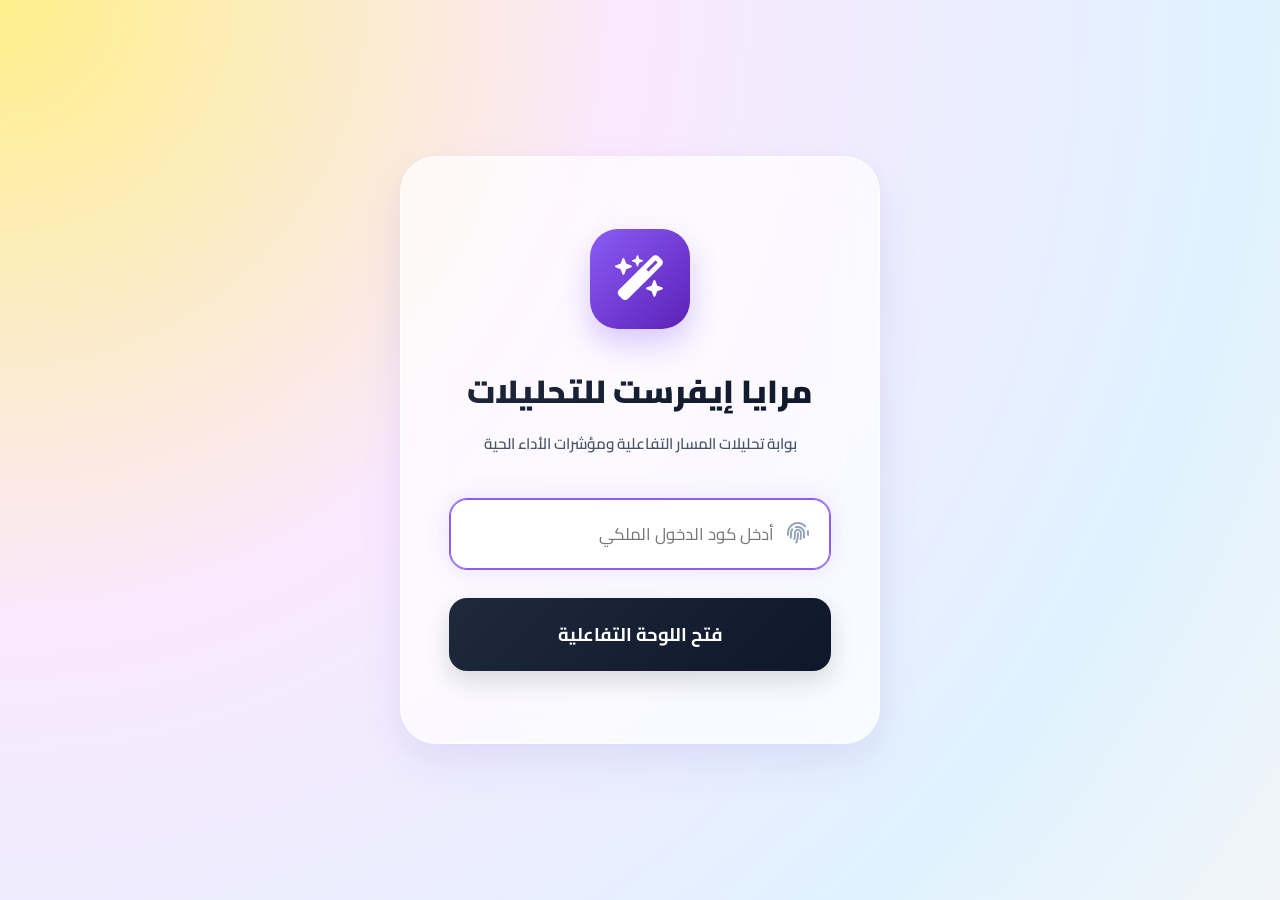
<file: dashboard.html>
<!DOCTYPE html>
<html lang="ar" dir="rtl">
<head>
    <meta charset="UTF-8">
    <meta name="viewport" content="width=device-width, initial-scale=1.0">
    <title>إيفرست كاندل | استوديو التحليلات المتقدم</title>
    <link href="https://fonts.googleapis.com/css2?family=Cairo:wght@300;400;600;700;900&display=swap" rel="stylesheet">
    <link rel="stylesheet" href="https://cdnjs.cloudflare.com/ajax/libs/font-awesome/6.4.0/css/all.min.css">
    
    <style>
        :root {
            /* الألوان الافتراضية - الوضع المضيء */
            --body-bg: radial-gradient(circle at top left, #fef08a 0%, #fae8ff 40%, #e0f2fe 80%, #f1f5f9 100%);
            --bg-glass-heavy: rgba(255, 255, 255, 0.7);
            --bg-glass-light: rgba(255, 255, 255, 0.4);
            --border-white: rgba(255, 255, 255, 0.6);
            --shadow-premium: 0 20px 50px rgba(31, 38, 135, 0.06);
            --text-main: #0f172a;
            --text-muted: #475569;
            --table-th-bg: #ffffff;
            --table-row-hover: rgba(255, 255, 255, 0.5);
            --table-border: rgba(0, 0, 0, 0.03);
            --badge-bg: rgba(139, 92, 246, 0.06);
            --badge-border: rgba(139, 92, 246, 0.12);
            --badge-text: #4c1d95;
            
            --grad-gold: linear-gradient(135deg, #f59e0b 0%, #b45309 100%);
            --grad-purple: linear-gradient(135deg, #8b5cf6 0%, #5b21b6 100%);
            --grad-cyan: linear-gradient(135deg, #06b6d4 0%, #0369a1 100%);
            --grad-dark: linear-gradient(135deg, #1e293b 0%, #0f172a 100%);
            --grad-instagram: linear-gradient(45deg, #fdf497 0%, #fdf497 5%, #fd5949 45%, #d6249f 60%, #285aeb 90%);
        }

        /* متغيرات الألوان الفخمة - الوضع الليلي */
        [data-theme="dark"] {
            --body-bg: radial-gradient(circle at top left, #1e1b4b 0%, #0f172a 50%, #020617 100%);
            --bg-glass-heavy: rgba(15, 23, 42, 0.8);
            --bg-glass-light: rgba(30, 41, 59, 0.5);
            --border-white: rgba(255, 255, 255, 0.08);
            --shadow-premium: 0 20px 50px rgba(0, 0, 0, 0.4);
            --text-main: #f8fafc;
            --text-muted: #94a3b8;
            --table-th-bg: #1e293b;
            --table-row-hover: rgba(51, 65, 85, 0.4);
            --table-border: rgba(255, 255, 255, 0.05);
            --badge-bg: rgba(167, 139, 250, 0.1);
            --badge-border: rgba(167, 139, 250, 0.2);
            --badge-text: #ddd6fe;
            --grad-dark: linear-gradient(135deg, #cbd5e1 0%, #f8fafc 100%);
        }

        * {
            box-sizing: border-box;
            margin: 0;
            padding: 0;
            font-family: 'Cairo', sans-serif;
        }

        body {
            background: var(--body-bg);
            color: var(--text-main);
            min-height: 100vh;
            display: flex;
            justify-content: center;
            align-items: center;
            overflow-x: hidden;
            transition: background 0.5s cubic-bezier(0.4, 0, 0.2, 1), color 0.3s ease;
        }

        /* ==================== شاشة الدخول ==================== */
        #login-screen {
            background: var(--bg-glass-heavy);
            backdrop-filter: blur(20px);
            -webkit-backdrop-filter: blur(20px);
            padding: 4.5rem 3rem;
            border-radius: 36px;
            box-shadow: var(--shadow-premium), 0 10px 30px rgba(139, 92, 246, 0.05);
            width: 100%;
            max-width: 480px;
            text-align: center;
            border: 1px solid var(--border-white);
            animation: cardEntrance 0.8s cubic-bezier(0.16, 1, 0.3, 1);
        }

        @keyframes cardEntrance {
            from { opacity: 0; transform: translateY(40px) scale(0.95); }
            to { opacity: 1; transform: translateY(0) scale(1); }
        }

        .login-logo {
            width: 100px;
            height: 100px;
            background: var(--grad-purple);
            color: #ffffff;
            border-radius: 28px;
            display: flex;
            justify-content: center;
            align-items: center;
            font-size: 2.8rem;
            margin: 0 auto 2rem;
            box-shadow: 0 15px 30px rgba(139, 92, 246, 0.3);
            animation: smoothFloat 3s infinite ease-in-out;
        }

        @keyframes smoothFloat {
            0%, 100% { transform: translateY(0) rotate(0deg); }
            50% { transform: translateY(-10px) rotate(6deg); }
        }

        #login-screen h2 {
            font-size: 2rem;
            font-weight: 900;
            color: transparent;
            background: var(--grad-dark);
            -webkit-background-clip: text;
            margin-bottom: 0.5rem;
        }

        #login-screen p {
            color: var(--text-muted);
            font-size: 0.95rem;
            margin-bottom: 2.5rem;
            font-weight: 600;
        }

        .input-wrapper {
            position: relative;
            margin-bottom: 1.75rem;
        }

        .input-wrapper input {
            width: 100%;
            padding: 1.2rem 3.5rem 1.2rem 1.5rem;
            background: rgba(255, 255, 255, 0.8);
            border: 1px solid rgba(0, 0, 0, 0.06);
            border-radius: 18px;
            font-size: 1.05rem;
            color: #0f172a;
            outline: none;
            transition: 0.3s cubic-bezier(0.4, 0, 0.2, 1);
            text-align: right;
        }

        [data-theme="dark"] .input-wrapper input {
            background: rgba(30, 41, 59, 0.8);
            border-color: rgba(255, 255, 255, 0.05);
            color: #ffffff;
        }

        .input-wrapper input:focus {
            border-color: #8b5cf6;
            background: #ffffff;
            box-shadow: 0 0 25px rgba(139, 92, 246, 0.15), inset 0 0 0 1px #8b5cf6;
        }
        [data-theme="dark"] .input-wrapper input:focus {
            background: #1e293b;
        }

        .input-wrapper i {
            position: absolute;
            right: 22px;
            top: 50%;
            transform: translateY(-50%);
            font-size: 1.35rem;
            color: #94a3b8;
        }

        .btn-glow {
            width: 100%;
            padding: 1.2rem;
            background: linear-gradient(135deg, #1e293b 0%, #0f172a 100%);
            color: #ffffff;
            border: none;
            border-radius: 18px;
            font-size: 1.15rem;
            font-weight: 700;
            cursor: pointer;
            transition: 0.3s cubic-bezier(0.4, 0, 0.2, 1);
            box-shadow: 0 10px 25px rgba(15, 23, 42, 0.15);
        }
        [data-theme="dark"] .btn-glow {
            background: linear-gradient(135deg, #334155 0%, #1e293b 100%);
        }

        .btn-glow:hover {
            transform: translateY(-3px);
            background: var(--grad-purple);
            box-shadow: 0 12px 28px rgba(139, 92, 246, 0.3);
        }

        #login-error {
            display: none;
            background: #fef2f2;
            color: #ef4444;
            border: 1px solid #fee2e2;
            padding: 1rem;
            border-radius: 16px;
            font-size: 0.95rem;
            font-weight: 700;
            margin-bottom: 1.5rem;
            align-items: center;
            justify-content: center;
            gap: 10px;
        }

        /* ==================== شاشة انتظار اللودر ==================== */
        #loader-screen { display: none; text-align: center; }
        .pulse-loader {
            width: 75px;
            height: 75px;
            background: var(--grad-purple);
            border-radius: 50%;
            margin: 0 auto 2rem;
            animation: wavePulse 1.2s infinite ease-in-out;
        }
        @keyframes wavePulse {
            0% { transform: scale(0.4); opacity: 1; box-shadow: 0 0 0 0 rgba(139, 92, 246, 0.7); }
            100% { transform: scale(1.1); opacity: 0; box-shadow: 0 0 0 40px rgba(139, 92, 246, 0); }
        }

        /* ==================== لوحة التحكم الرئيسية ==================== */
        #dashboard-content {
            display: none;
            width: 100%;
            max-width: 1360px;
            padding: 2.5rem 1.5rem;
            align-self: flex-start;
            animation: fadeZoom 0.8s cubic-bezier(0.16, 1, 0.3, 1);
        }

        @keyframes fadeZoom {
            from { opacity: 0; transform: scale(0.97) translateY(20px); }
            to { opacity: 1; transform: scale(1) translateY(0); }
        }

        .dash-top-bar {
            display: flex;
            justify-content: space-between;
            align-items: center;
            margin-bottom: 2.5rem;
            background: var(--bg-glass-heavy);
            backdrop-filter: blur(15px);
            padding: 1.5rem 2.5rem;
            border-radius: 24px;
            box-shadow: var(--shadow-premium);
            border: 1px solid var(--border-white);
        }

        .dash-top-bar h1 {
            font-size: 1.75rem;
            font-weight: 900;
            color: transparent;
            background: var(--grad-dark);
            -webkit-background-clip: text;
            display: flex;
            align-items: center;
            gap: 12px;
        }

        .top-bar-actions {
            display: flex;
            align-items: center;
            gap: 15px;
        }

        .theme-toggle-btn {
            background: var(--bg-glass-light);
            border: 1px solid var(--border-white);
            color: var(--text-main);
            width: 48px;
            height: 48px;
            border-radius: 14px;
            cursor: pointer;
            display: flex;
            justify-content: center;
            align-items: center;
            font-size: 1.3rem;
            transition: 0.3s cubic-bezier(0.4, 0, 0.2, 1);
        }
        .theme-toggle-btn:hover {
            transform: scale(1.08);
            background: var(--grad-purple);
            color: #ffffff;
            box-shadow: 0 8px 20px rgba(139, 92, 246, 0.25);
        }
        .theme-toggle-btn .fa-sun { display: none; }
        [data-theme="dark"] .theme-toggle-btn .fa-moon { display: none; }
        [data-theme="dark"] .theme-toggle-btn .fa-sun { display: block; color: #fbbf24; }

        .btn-exit {
            background: rgba(239, 68, 68, 0.08);
            color: #ef4444;
            border: 1px solid rgba(239, 68, 68, 0.15);
            padding: 0.7rem 1.5rem;
            border-radius: 14px;
            cursor: pointer;
            font-weight: 700;
            font-size: 0.95rem;
            transition: 0.25s ease;
            display: flex;
            align-items: center;
            gap: 8px;
        }
        .btn-exit:hover { background: #ef4444; color: #ffffff; transform: translateX(-3px); box-shadow: 0 8px 20px rgba(239, 68, 68, 0.2); }

        /* الكروت الإحصائية */
        .analytics-grid {
            display: grid;
            grid-template-columns: repeat(auto-fit, minmax(280px, 1fr));
            gap: 2rem;
            margin-bottom: 3.5rem;
        }

        .dynamic-card {
            background: var(--bg-glass-heavy);
            padding: 2.25rem 2rem;
            border-radius: 28px;
            border: 1px solid var(--border-white);
            box-shadow: var(--shadow-premium);
            display: flex;
            align-items: center;
            justify-content: space-between;
            position: relative;
            overflow: hidden;
            transition: 0.4s cubic-bezier(0.16, 1, 0.3, 1);
        }

        .dynamic-card:hover {
            transform: translateY(-8px) scale(1.02);
            box-shadow: 0 30px 60px rgba(31, 38, 135, 0.12);
        }

        .card-details h3 { font-size: 1.05rem; color: var(--text-muted); margin-bottom: 0.5rem; font-weight: 700; }
        .card-details p { font-size: 3rem; font-weight: 900; color: var(--text-main); line-height: 1.1; }

        .card-avatar {
            width: 75px;
            height: 75px;
            border-radius: 22px;
            display: flex;
            justify-content: center;
            align-items: center;
            font-size: 2.2rem;
            color: #ffffff;
            box-shadow: 0 12px 24px rgba(0,0,0,0.08);
        }
        
        .card-cyan { border-right: 6px solid #06b6d4; }
        .card-cyan .card-avatar { background: var(--grad-cyan); }
        .card-purple { border-right: 6px solid #8b5cf6; }
        .card-purple .card-avatar { background: var(--grad-purple); }
        .card-gold { border-right: 6px solid #f59e0b; }
        .card-gold .card-avatar { background: var(--grad-gold); }

        /* الجدول الذكي */
        .live-table-wrapper {
            background: var(--bg-glass-heavy);
            border-radius: 32px;
            border: 1px solid var(--border-white);
            overflow: hidden;
            box-shadow: var(--shadow-premium);
            margin-bottom: 4rem;
        }

        .table-top-panel {
            padding: 2.25rem 2.5rem;
            display: flex;
            justify-content: space-between;
            align-items: center;
            background: var(--bg-glass-light);
            border-bottom: 1px solid var(--table-border);
        }

        .table-title { font-weight: 900; font-size: 1.4rem; color: var(--text-main); display: flex; align-items: center; gap: 10px; }

        .table-scroll-container { width: 100%; overflow-x: auto; }
        .ultra-table { width: 100%; border-collapse: collapse; text-align: right; min-width: 900px; }
        .ultra-table th, .ultra-table td { padding: 1.5rem 2.5rem; border-bottom: 1px solid var(--table-border); }
        
        .ultra-table th {
            background-color: var(--table-th-bg);
            color: var(--text-muted);
            font-weight: 800;
            font-size: 0.98rem;
            border-bottom: 2px solid var(--table-border);
        }

        .ultra-table tr { transition: 0.3s ease; }
        .ultra-table tr:hover { background-color: var(--table-row-hover); }

        .activity-time-badge {
            display: flex;
            flex-direction: column;
            gap: 4px;
            background: var(--badge-bg);
            border: 1px solid var(--badge-border);
            padding: 8px 14px;
            border-radius: 14px;
            max-width: 220px;
        }

        .activity-date {
            font-weight: 800;
            color: var(--badge-text);
            font-size: 0.95rem;
            display: flex;
            align-items: center;
            gap: 6px;
        }

        .activity-clock {
            font-weight: 600;
            color: #7c3aed;
            font-size: 0.85rem;
            display: flex;
            align-items: center;
            gap: 6px;
        }
        [data-theme="dark"] .activity-clock { color: #a78bfa; }
        .activity-clock i { animation: clockMove 3s infinite linear; }
        @keyframes clockMove { from { transform: rotate(0deg); } to { transform: rotate(360deg); } }

        .capsule { padding: 7px 16px; border-radius: 12px; font-size: 0.88rem; font-weight: 700; display: inline-flex; align-items: center; gap: 8px; }
        .capsule-owner { background: linear-gradient(135deg, #1e293b 0%, #0f172a 100%); color: #fbbf24; border: 1px solid #fbbf24; box-shadow: 0 4px 12px rgba(0,0,0,0.15); }
        [data-theme="dark"] .capsule-owner { background: linear-gradient(135deg, #475569 0%, #334155 100%); }
        .capsule-desktop { background: #f1f5f9; color: #334155; border: 1px solid #e2e8f0; }
        [data-theme="dark"] .capsule-desktop { background: #334155; color: #f1f5f9; border-color: #475569; }
        .capsule-mobile { background: #ecfdf5; color: #047857; border: 1px solid #a7f3d0; }
        [data-theme="dark"] .capsule-mobile { background: rgba(52, 211, 153, 0.1); color: #34d399; border-color: rgba(52, 211, 153, 0.2); }
        
        .capsule-repeat {
            background: linear-gradient(135deg, #fef3c7 0%, #fde68a 100%);
            color: #b45309;
            border: 1px solid #fcd34d;
            animation: luxuryPulse 2s infinite ease-in-out;
        }
        [data-theme="dark"] .capsule-repeat {
            background: linear-gradient(135deg, #78350f 0%, #451a03 100%);
            color: #fef3c7;
            border-color: #b45309;
        }
        @keyframes luxuryPulse {
            0%, 100% { box-shadow: 0 0 0 0 rgba(245, 158, 11, 0.3); transform: scale(1); }
            50% { box-shadow: 0 0 15px rgba(245, 158, 11, 0.5); transform: scale(1.02); }
        }

        .live-ticker { font-size: 0.88rem; color: #16a34a; display: flex; align-items: center; gap: 8px; font-weight: 800; }
        .pulse-dot { width: 10px; height: 10px; background-color: #16a34a; border-radius: 50%; animation: radialGlow 1.4s infinite; }
        @keyframes radialGlow { 0% { transform: scale(0.85); opacity: 1; box-shadow: 0 0 0 0 rgba(22, 163, 74, 0.5); } 70% { transform: scale(1); opacity: 1; box-shadow: 0 0 0 10px rgba(22, 163, 74, 0); } 100% { transform: scale(0.85); opacity: 0; } }

        .premium-footer {
            text-align: center;
            padding: 2.25rem;
            margin-top: 2rem;
            background: var(--bg-glass-heavy);
            backdrop-filter: blur(10px);
            border-radius: 24px;
            border: 1px solid var(--border-white);
            box-shadow: var(--shadow-premium);
        }

        .footer-text {
            font-size: 1.05rem;
            font-weight: 700;
            color: var(--text-muted);
            letter-spacing: 0.5px;
        }

        .designer-link {
            font-weight: 900;
            text-decoration: none;
            padding: 4px 12px;
            border-radius: 8px;
            color: #5b21b6;
            background: rgba(139, 92, 246, 0.06);
            border: 1px solid rgba(139, 92, 246, 0.1);
            margin-right: 4px;
            display: inline-flex;
            align-items: center;
            gap: 6px;
            transition: 0.4s cubic-bezier(0.175, 0.885, 0.32, 1.275);
        }
        [data-theme="dark"] .designer-link { color: #c084fc; background: rgba(167, 139, 250, 0.1); }

        .designer-link:hover {
            background: var(--grad-instagram);
            color: #ffffff;
            border-color: transparent;
            transform: translateY(-3px) scale(1.04);
            box-shadow: 0 8px 20px rgba(213, 36, 159, 0.25);
        }

        @media (max-width: 992px) {
            #dashboard-content { padding: 1.5rem 0.5rem; }
            .ultra-table th, .ultra-table td { padding: 1.2rem 1.2rem; font-size: 0.88rem; }
            .dash-top-bar { padding: 1.25rem 1.5rem; flex-direction: column; gap: 16px; text-align: center; }
            .table-top-panel { flex-direction: column; align-items: start; gap: 14px; padding: 1.5rem; }
            .analytics-grid { gap: 1.25rem; }
            .dynamic-card { padding: 1.5rem; }
            .card-details p { font-size: 2.5rem; }
        }
    </style>
</head>
<body>

    <div id="login-screen">
        <div class="login-logo"><i class="fa-solid fa-wand-magic-sparkles"></i></div>
        <h2>مرايا إيفرست للتحليلات</h2>
        <p>بوابة تحليلات المسار التفاعلية ومؤشرات الأداء الحية</p>
        
        <div id="login-error"><i class="fa-solid fa-triangle-exclamation"></i> مفتاح الاتصال السري خاطئ! حاول مجدداً.</div>

        <div class="input-wrapper">
            <input type="password" id="password-field" placeholder="أدخل كود الدخول الملكي" autofocus>
            <i class="fa-solid fa-fingerprint"></i>
        </div>
        <button class="btn-glow" onclick="validateKey()">فتح اللوحة التفاعلية</button>
    </div>

    <div id="loader-screen">
        <div class="pulse-loader"></div>
        <h2 style="font-weight: 900; color: var(--text-main);">تأمين خلايا الداتا المباشرة...</h2>
        <p style="color: var(--text-muted); font-size: 0.95rem; margin-top: 0.5rem; font-weight: 600;">يتم الآن فك شفرة الطرود وترتيب تدفق الـ IPs</p>
    </div>

    <div id="dashboard-content">
        <div class="dash-top-bar">
            <h1><i class="fa-solid fa-chart-line" style="color: #8b5cf6;"></i> غرفة القيادة والمراقبة الحية</h1>
            <div class="top-bar-actions">
                <button class="theme-toggle-btn" onclick="toggleTheme()" title="تبديل وضع القراءة">
                    <i class="fa-solid fa-moon"></i>
                    <i class="fa-solid fa-sun"></i>
                </button>
                <button class="btn-exit" onclick="destroySession()">إنهاء الاتصال الآمن <i class="fa-solid fa-power-off"></i></button>
            </div>
        </div>

        <div class="analytics-grid">
            <div class="dynamic-card card-cyan">
                <div class="card-details">
                    <h3>إجمالي زوار المنصة</h3>
                    <p id="total-v">0</p>
                </div>
                <div class="card-avatar"><i class="fa-solid fa-eye"></i></div>
            </div>
            <div class="dynamic-card card-purple">
                <div class="card-details">
                    <h3>زيارات اليوم المباشرة</h3>
                    <p id="today-v">0</p>
                </div>
                <div class="card-avatar"><i class="fa-solid fa-bolt-lightning"></i></div>
            </div>
            <div class="dynamic-card card-gold">
                <div class="card-details">
                    <h3>المحافظات المستهدفة</h3>
                    <p id="cities-v">0</p>
                </div>
                <div class="card-avatar"><i class="fa-solid fa-map-location-dot"></i></div>
            </div>
        </div>

        <div class="live-table-wrapper">
            <div class="table-top-panel">
                <div class="table-title"><i class="fa-solid fa-database" style="color: #06b6d4;"></i> دفق أنشطة المستخدمين المطهرة حياً</div>
                <div class="live-ticker"><span class="pulse-dot"></span> تحديث صامت متزامن (تلقائي كل 30ث)</div>
            </div>
            <div class="table-scroll-container">
                <table class="ultra-table">
                    <thead>
                        <tr>
                            <th>وقت النشاط</th>
                            <th>الموقع الجغرافي</th>
                            <th>عنوان الـ IP الحالي</th>
                            <th>منصة ونوع الجهاز</th>
                        </tr>
                    </thead>
                    <tbody id="live-table-rows"></tbody>
                </table>
            </div>
        </div>

        <footer class="premium-footer">
            <div class="footer-text">
                Designed & Developed by 
                <a href="https://www.instagram.com/3bdallah.pk" target="_blank" class="designer-link">
                    <i class="fa-brands fa-instagram"></i> Eng. Abdullah Ahmed
                </a>
            </div>
        </</footer>
    </div>

    <script>
        const GOOGLE_SCRIPT_URL = "https://script.google.com/macros/s/AKfycbxMHTINuHmg9r4zDx7gLpgPDtKvKkDOo70U21P_tIEmilos9QIbFT7sZDTvB8Ha3jmr/exec";
        let liveSyncInterval = null;

        function toggleTheme() {
            const currentTheme = document.documentElement.getAttribute('data-theme');
            const targetTheme = currentTheme === 'dark' ? 'light' : 'dark';
            document.documentElement.setAttribute('data-theme', targetTheme);
            localStorage.setItem('theme', targetTheme);
        }

        const savedTheme = localStorage.getItem('theme') || 'light';
        document.documentElement.setAttribute('data-theme', savedTheme);

        document.getElementById('password-field').addEventListener('keydown', function(e) {
            if (e.key === 'Enter') validateKey();
        });

        function validateKey() {
            const field = document.getElementById('password-field');
            const toast = document.getElementById('login-error');

            if (field.value.trim() === "elwaziry") {
                toast.style.display = 'none';
                document.getElementById('login-screen').style.display = 'none';
                document.getElementById('loader-screen').style.display = 'block';
                
                syncDatabase(true);
                liveSyncInterval = setInterval(() => { syncDatabase(false); }, 30000);
            } else {
                toast.style.display = 'flex';
                field.value = '';
                field.focus();
            }
        }

        function syncDatabase(isInit) {
            fetch(GOOGLE_SCRIPT_URL)
                .then(res => res.json())
                .then(data => {
                    if (isInit) {
                        document.getElementById('loader-screen').style.display = 'none';
                        document.getElementById('dashboard-content').style.display = 'block';
                        document.body.style.alignItems = 'flex-start';
                        document.body.style.padding = '30px 0';
                    }
                    renderView(data, isInit);
                })
                .catch(err => console.error("فشل مزامنة السحابة:", err));
        }

        function fluidCounter(id, target) {
            const el = document.getElementById(id);
            if (!el) return;
            const duration = 1400; 
            const start = performance.now();

            function update(current) {
                const elapsed = current - start;
                if (elapsed < duration) {
                    const progress = elapsed / duration;
                    const ease = progress * (2 - progress);
                    el.innerText = Math.floor(ease * target);
                    requestAnimationFrame(update);
                } else {
                    el.innerText = target;
                }
            }
            requestAnimationFrame(update);
        }

        function renderView(data, isInit) {
            const body = document.getElementById('live-table-rows');
            body.innerHTML = '';

            const totalV = data.length;
            let todayV = 0;
            const citiesSet = new Set();
            const todayStr = new Date().toLocaleDateString('ar-EG');
            
            // مصفوفة لتتبع الـ IPs الفريدة من الأقدم إلى الأحدث لكشف التكرار بدقة
            const trackerIPs = [];

            // ترتيب البيانات لتعرض الأحدث في الأعلى دائماً
            const orderedData = [...data].reverse();

            // ملء مصفوفة التتبع بناءً على الترتيب الأصلي (من الأقدم للأحدث) 
            // لضمان ظهور أول زيارة عادية، والزيارات اللاحقة تظهر كـ "متكرر"
            for(let i = 0; i < data.length; i++) {
                let currentIp = data[i].ip;
                if(currentIp && currentIp !== 'Unknown' && currentIp !== '---') {
                    if(!trackerIPs.includes(currentIp)) {
                        trackerIPs.push(currentIp);
                    }
                }
            }

            orderedData.forEach((user, index) => {
                if(user.city) {
                    // تنظيف النص من الأقواس لاستخراج اسم المدينة/المحافظة بدقة للإحصائيات
                    let cleanCity = user.city.split('(')[0].trim().toLowerCase();
                    citiesSet.add(cleanCity);
                }
                if (user.timestamp && user.timestamp.includes(todayStr)) todayV++;

                let datePart = "---";
                let timePart = "---";
                if (user.timestamp) {
                    const parts = user.timestamp.split(' ');
                    if (parts.length >= 2) {
                        datePart = parts[0]; 
                        timePart = parts.slice(1).join(' '); 
                    } else {
                        datePart = user.timestamp;
                    }
                }

                let ipContainer = `<i class="fa-solid fa-circle-nodes" style="color:#64748b; margin-left:6px;"></i> ${user.ip || '---'}`;
                
                if (user.ip && user.ip !== 'Unknown' && user.ip !== '---') {
                    // حساب رقم السطر الفعلي الأصلي في قاعدة البيانات (قبل الـ reverse)
                    let originalIndex = data.findIndex(u => u === user);
                    // البحث عما إذا كان هذا الـ IP قد ظهر سابقاً في سطر أقدم
                    let firstOccurrenceIndex = data.findIndex(u => u.ip === user.ip);
                    
                    if (firstOccurrenceIndex !== -1 && firstOccurrenceIndex < originalIndex) {
                        ipContainer = `<span class="capsule capsule-repeat"><i class="fa-solid fa-eye-low-vision"></i> زائر متكرر</span> <span style="color:#d97706; font-weight:800; font-family:monospace;">${user.ip}</span>`;
                    }
                }

                let deviceCapsule = '';
                if (user.device && user.device.includes('👑')) {
                    deviceCapsule = `<span class="capsule capsule-owner"><i class="fa-solid fa-crown"></i> المطور عبد الله</span>`;
                } else if (user.device && user.device.toLowerCase().includes('desktop')) {
                    deviceCapsule = `<span class="capsule capsule-desktop"><i class="fa-solid fa-desktop"></i> شاشة كمبيوتر</span>`;
                } else {
                    deviceCapsule = `<span class="capsule capsule-mobile"><i class="fa-solid fa-mobile-screen-button"></i> جوال ذكي</span>`;
                }

                const row = `<tr>
                    <td>
                        <div class="activity-time-badge">
                            <span class="activity-date"><i class="fa-solid fa-calendar-days"></i> ${datePart}</span>
                            <span class="activity-clock"><i class="fa-solid fa-clock"></i> ${timePart}</span>
                        </div>
                    </td>
                    <td style="font-weight:700;"><i class="fa-solid fa-earth-americas" style="color:#8b5cf6; margin-left:6px;"></i> ${user.country}، ${user.city}</td>
                    <td>${ipContainer}</td>
                    <td>${deviceCapsule}</td>
                </tr>`;
                body.innerHTML += row;
            });

            const totalCities = citiesSet.size;

            if (isInit) {
                fluidCounter('total-v', totalV);
                fluidCounter('today-v', todayV);
                fluidCounter('cities-v', totalCities);
            } else {
                document.getElementById('total-v').innerText = totalV;
                document.getElementById('today-v').innerText = todayV;
                document.getElementById('cities-v').innerText = totalCities;
            }
        }

        function destroySession() {
            if(liveSyncInterval) clearInterval(liveSyncInterval);
            window.location.reload();
        }
    </script>
</body>
</html>
</file>
